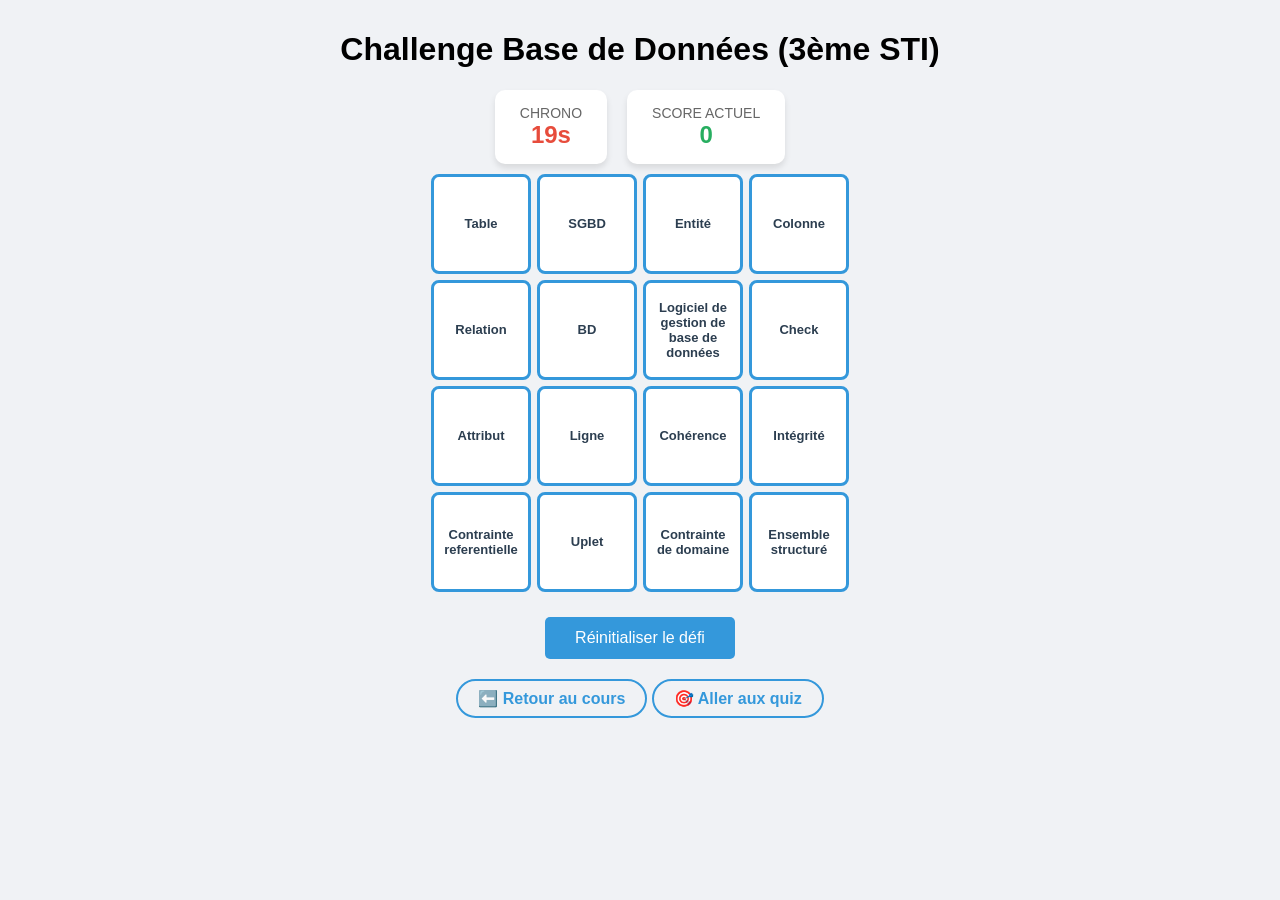
<file: jeux.html>
<!DOCTYPE html>
<html lang="fr">
<head>
    <meta charset="UTF-8">
    <title>Memory STI - Mode Score & Compétition</title>
    <style>
        body { font-family: 'Segoe UI', sans-serif; text-align: center; background-color: #f0f2f5; margin: 0; padding: 10px; }
        .header-game { display: flex; justify-content: center; gap: 20px; margin-bottom: 10px; }
        .stat-box { background: white; padding: 15px 25px; border-radius: 10px; box-shadow: 0 4px 6px rgba(0,0,0,0.1); }
        .stat-label { display: block; font-size: 14px; color: #666; text-transform: uppercase; }
        .stat-value { font-size: 24px; font-weight: bold; color: #2c3e50; }
        #timer-val { color: #e74c3c; }
        #score-val { color: #27ae60; }
        .game-container { display: grid; grid-template-columns: repeat(4, 100px); gap: 6px; justify-content: center; }
        .card { width: 100px; height: 100px; background-color: #34495e; color: white; display: flex; align-items: center; justify-content: center; font-size: 13px; cursor: pointer; border-radius: 8px; font-weight: bold; padding: 8px; transition: 0.3s; box-sizing: border-box; }
        .card.flipped { background-color: #ffffff; color: #2c3e50; border: 3px solid #3498db; }
        .card.matched { background-color: #2ecc71 !important; color: white; border: none; visibility: visible; }
        button { padding: 12px 30px; font-size: 16px; cursor: pointer; background-color: #3498db; color: white; border: none; border-radius: 5px; margin-top: 25px; transition: 0.2s; }
        button:hover { background-color: #2980b9; }
        /*#result { margin-top: 20px; padding: 20px; border-radius: 8px; text-align: center; font-weight: bold; display: none; }*/
        .btn-nav { display: inline-block; margin-top: 20px; text-decoration: none; color: #3498db; font-weight: bold; border: 2px solid #3498db; padding: 8px 20px; border-radius: 50px; }
        .btn-nav:hover { background: #3498db; color: white; }
    </style>
</head>
<body>

    <h1>Challenge Base de Données (3ème STI)</h1>
    
    <div class="header-game">
        <div class="stat-box">
            <span class="stat-label">Chrono</span>
            <span id="timer-val" class="stat-value">20s</span>
        </div>
        <div class="stat-box">
            <span class="stat-label">Score Actuel</span>
            <span id="score-val" class="stat-value">0</span>
        </div>
    </div>

    <div class="game-container" id="game-board"></div>
    <button onclick="startGame()">Réinitialiser le défi</button><br>


        <a href="seance1.html" class="btn-nav">⬅️ Retour au cours</a>
        <a href="quizseance1.html" class="btn-nav">🎯 Aller aux quiz</a>


    <script>
        // Termes issus des sources (Mon_cours_BD)
        const pairs = [
            { a: "Table", b: "Entité" },           // Source [1]
            { a: "Colonne", b: "Attribut" },       // Source [1]
            { a: "Ligne", b: "Uplet" },             // Source [1]
            { a: "SGBD", b: "Logiciel de gestion de base de données" },// Source [2]
            { a: "Contrainte referentielle", b: "Relation" },        // Source [1]
            { a: "Intégrité", b: "Cohérence" },     // Source [3]
            { a: "Contrainte de domaine", b: "Check" },// Source [1]
            { a: "BD", b: "Ensemble structuré" }    // Source [4]
        ];

        let cards = [];
        let flippedCards = [];
        let score = 0;
        let matchedPairs = 0;
        let canPlay = false;

        function updateScore(points) {
            score += points;
            if (score < 0) score = 0;
            document.getElementById('score-val').innerText = score;
        }

        function startGame() {
            const board = document.getElementById('game-board');
            board.innerHTML = '';
            cards = [];
            flippedCards = [];
            score = 0;
            matchedPairs = 0;
            canPlay = false;
            updateScore(0);

            let gameItems = [];
            pairs.forEach(p => {
                gameItems.push({ text: p.a, match: p.b });
                gameItems.push({ text: p.b, match: p.a });
            });
            gameItems.sort(() => 0.5 - Math.random());

            gameItems.forEach(item => {
                const card = document.createElement('div');
                card.classList.add('card', 'flipped'); 
                card.dataset.text = item.text;
                card.dataset.match = item.match;
                card.innerText = item.text;
                card.onclick = () => flipCard(card);
                board.appendChild(card);
                cards.push(card);
            });

            let timeLeft = 20;
            const countdown = setInterval(() => {
                timeLeft--;
                document.getElementById('timer-val').innerText = timeLeft + "s";
                if (timeLeft <= 0) {
                    clearInterval(countdown);
                    hideAllCards();
                }
            }, 1000);
        }

        function hideAllCards() {
            cards.forEach(card => {
                card.classList.remove('flipped');
                card.innerText = "?";
            });
            document.getElementById('timer-val').innerText = "GO !";
            canPlay = true;
        }

        function flipCard(card) {
            if (!canPlay || flippedCards.length >= 2 || card.classList.contains('flipped') || card.classList.contains('matched')) return;

            card.classList.add('flipped');
            card.innerText = card.dataset.text;
            flippedCards.push(card);

            if (flippedCards.length === 2) {
                checkMatch();
            }
        }

        function checkMatch() {
            const [c1, c2] = flippedCards;
            if (c1.dataset.text === c2.dataset.match) {
                c1.classList.add('matched');
                c2.classList.add('matched');
                updateScore(20);
                matchedPairs++;
                flippedCards = [];
                if (matchedPairs === pairs.length) {
                    alert("Terminé ! Score final : " + score);
                }
            } else {
                updateScore(-5);
                setTimeout(() => {
                    c1.classList.remove('flipped');
                    c2.classList.remove('flipped');
                    c1.innerText = "?";
                    c2.innerText = "?";
                    flippedCards = [];
                }, 800);
            }
        }

        window.onload = startGame;
    </script>
</body>
</html>
</file>
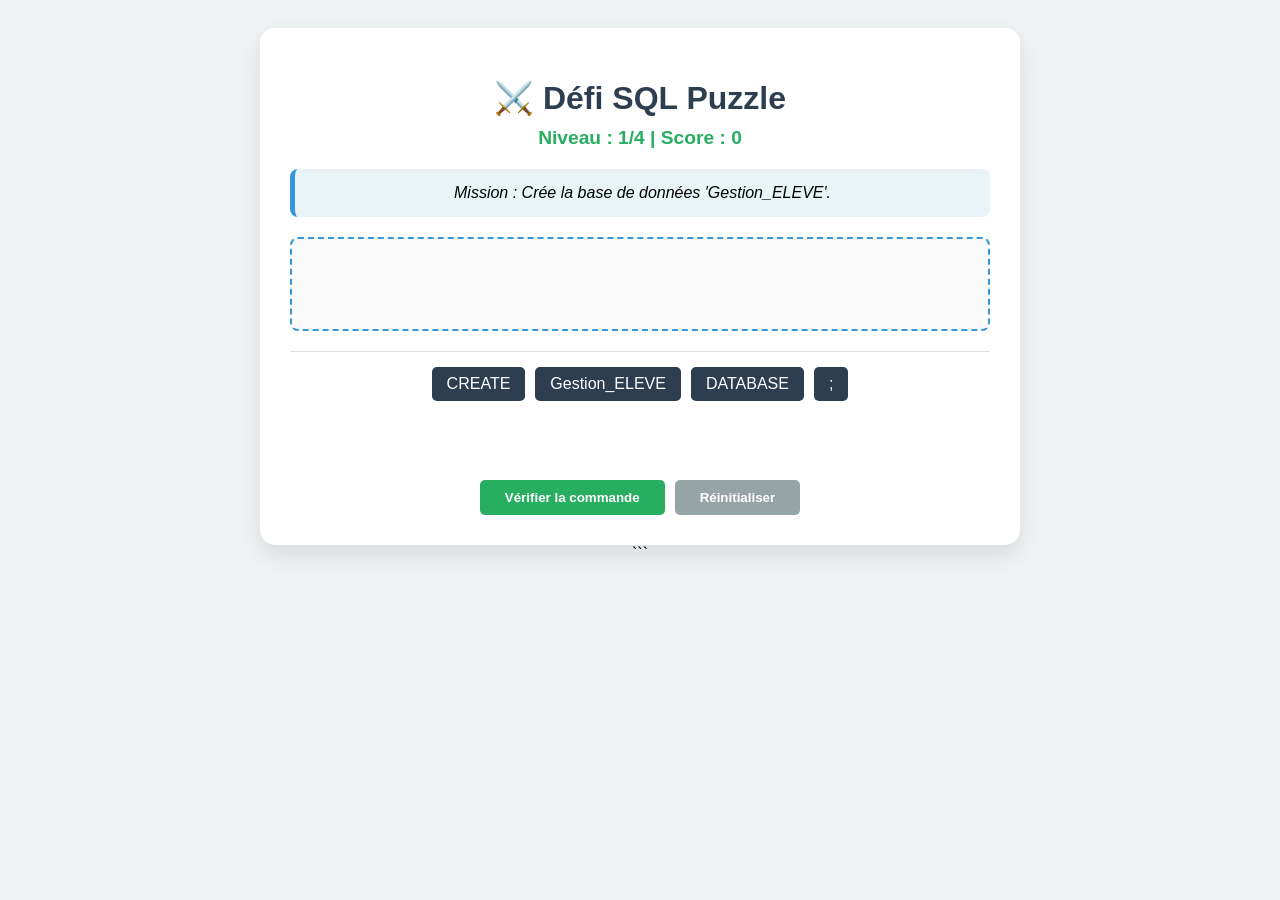
<file: jeux2.html>
<!DOCTYPE html>
<html lang="fr">
<head>
    <meta charset="UTF-8">
    <meta name="viewport" content="width=device-width, initial-scale=1.0">
    <title>Défi SQL : Le Puzzle LDD</title>
    <style>
        :root {
            --primary: #2c3e50;
            --secondary: #3498db;
            --success: #27ae60;
            --warning: #e67e22;
            --light: #ecf0f1;
        }

        body {
            font-family: 'Segoe UI', Tahoma, Geneva, Verdana, sans-serif;
            background-color: #f0f3f4;
            display: flex;
            flex-direction: column;
            align-items: center;
            padding: 20px;
        }

        .game-card {
            background: white;
            padding: 30px;
            border-radius: 15px;
            box-shadow: 0 10px 25px rgba(0,0,0,0.1);
            max-width: 700px;
            width: 100%;
            text-align: center;
        }

        h1 { color: var(--primary); margin-bottom: 10px; }
        .score-board { font-size: 1.2em; font-weight: bold; color: var(--success); margin-bottom: 20px; }
        
        .mission {
            background: #e8f4f8;
            padding: 15px;
            border-radius: 8px;
            margin-bottom: 20px;
            border-left: 5px solid var(--secondary);
            font-style: italic;
        }

        .drop-zone {
            min-height: 60px;
            border: 2px dashed var(--secondary);
            border-radius: 8px;
            display: flex;
            flex-wrap: wrap;
            gap: 10px;
            padding: 15px;
            justify-content: center;
            background: #fafafa;
            margin-bottom: 20px;
        }

        .word-bank {
            display: flex;
            flex-wrap: wrap;
            gap: 10px;
            justify-content: center;
            padding: 15px;
            border-top: 1px solid #ddd;
        }

        .word {
            background: var(--primary);
            color: white;
            padding: 8px 15px;
            border-radius: 5px;
            cursor: pointer;
            user-select: none;
            transition: 0.2s;
        }

        .word:hover { transform: scale(1.1); background: var(--secondary); }

        .controls { margin-top: 20px; display: flex; gap: 10px; justify-content: center; }
        
        button {
            padding: 10px 25px;
            border: none;
            border-radius: 5px;
            font-weight: bold;
            cursor: pointer;
            transition: 0.3s;
        }

        .btn-check { background: var(--success); color: white; }
        .btn-reset { background: #95a5a6; color: white; }
        
        #feedback { margin-top: 20px; font-weight: bold; min-height: 24px; }
    </style>
</head>
<body>

<div class="game-card">
    <h1>⚔️ Défi SQL Puzzle</h1>
    <div class="score-board">Niveau : <span id="level">1</span>/4 | Score : <span id="score">0</span></div>

    <div class="mission" id="mission-text">Mission : Crée la base de données "Gestion_ELEVE".</div>

    <div class="drop-zone" id="drop-zone" onclick="returnWord(event)">
        <!-- Les mots déposés ici -->
    </div>

    <div class="word-bank" id="word-bank">
        <!-- Les mots à choisir -->
    </div>

    <div id="feedback"></div>

    <div class="controls">
        <button class="btn-check" onclick="checkAnswer()">Vérifier la commande</button>
        <button class="btn-reset" onclick="resetLevel()">Réinitialiser</button>
    </div>
</div>

<script>
    const levels = [
        {
            mission: "Crée la base de données 'Gestion_ELEVE'.",
            words: ["CREATE", "DATABASE", "Gestion_ELEVE", ";"],
            answer: "CREATE DATABASE Gestion_ELEVE ;"
        },
        {
            mission: "Ajoute l'attribut 'coefficient' (entier) à la table MATIERE.",
            words: ["ALTER", "TABLE", "MATIERE", "ADD", "coefficient", "INT", ";"],
            answer: "ALTER TABLE MATIERE ADD coefficient INT ;"
        },
        {
            mission: "Modifie le type de 'coefficient' en DECIMAL.",
            words: ["ALTER", "TABLE", "MATIERE", "MODIFY", "coefficient", "DECIMAL", ";"],
            answer: "ALTER TABLE MATIERE MODIFY coefficient DECIMAL ;"
        },
        {
            mission: "Supprime la colonne 'date_naiss' de la table ELEVE.",
            words: ["ALTER", "TABLE", "ELEVE", "DROP", "COLUMN", "date_naiss", ";"],
            answer: "ALTER TABLE ELEVE DROP COLUMN date_naiss ;"
        }
    ];

    let currentLevel = 0;
    let score = 0;

    function initLevel() {
        const level = levels[currentLevel];
        document.getElementById('level').innerText = currentLevel + 1;
        document.getElementById('mission-text').innerText = "Mission : " + level.mission;
        document.getElementById('drop-zone').innerHTML = '';
        document.getElementById('feedback').innerText = '';
        
        const bank = document.getElementById('word-bank');
        bank.innerHTML = '';
        
        // Mélanger les mots
        const shuffledWords = [...level.words].sort(() => Math.random() - 0.5);
        
        shuffledWords.forEach(w => {
            const span = document.createElement('span');
            span.className = 'word';
            span.innerText = w;
            span.onclick = () => moveToZone(span);
            bank.appendChild(span);
        });
    }

    function moveToZone(el) {
        document.getElementById('drop-zone').appendChild(el);
    }

    function returnWord(event) {
        if(event.target.className === 'word') {
            document.getElementById('word-bank').appendChild(event.target);
        }
    }

    function checkAnswer() {
        const droppedWords = Array.from(document.getElementById('drop-zone').children)
                                 .map(el => el.innerText)
                                 .join(' ');
        
        const feedback = document.getElementById('feedback');
        
        if (droppedWords === levels[currentLevel].answer) {
            score += 50;
            document.getElementById('score').innerText = score;
            feedback.innerText = "✅ Bravo ! Commande SQL correcte.";
            feedback.style.color = "var(--success)";
            
            setTimeout(() => {
                currentLevel++;
                if(currentLevel < levels.length) {
                    initLevel();
                } else {
                    document.querySelector('.game-card').innerHTML = `<h1>🏆 Félicitations !</h1><p>Tu as maîtrisé le LDD SQL avec un score de ${score} points.</p><br><a href="seance2_2.html" style="color:var(--secondary); font-weight:bold;">Retour au cours</a>`;
                }
            }, 1500);
        } else {
            feedback.innerText = "❌ Ce n'est pas la bonne syntaxe. Réessaie !";
            feedback.style.color = "#e74c3c";
            score = Math.max(0, score - 10);
            document.getElementById('score').innerText = score;
        }
    }

    function resetLevel() {
        initLevel();
    }

    window.onload = initLevel;
</script>

</body>
</html>
```
</file>
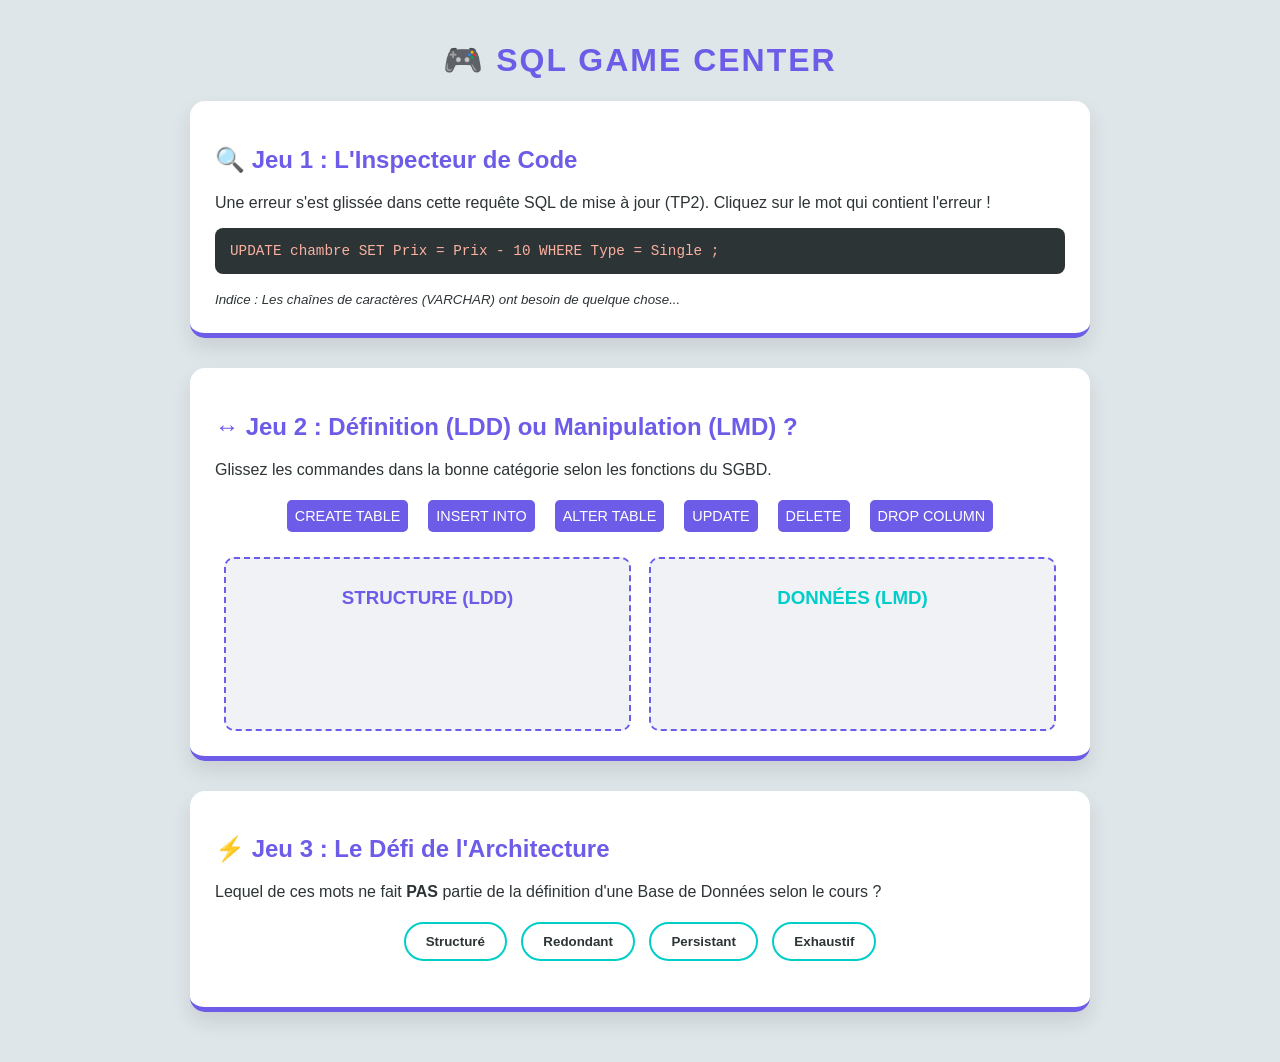
<file: jeux3.html>
<!DOCTYPE html>
<html lang="fr">
<head>
    <meta charset="UTF-8">
    <meta name="viewport" content="width=device-width, initial-scale=1.0">
    <title>Arcade SQL : Nouveaux Défis</title>
    <style>
        :root {
            --primary: #6c5ce7;
            --secondary: #00cec9;
            --dark: #2d3436;
            --light: #dfe6e9;
            --error: #d63031;
            --success: #00b894;
        }

        body { font-family: 'Segoe UI', sans-serif; background: var(--light); color: var(--dark); margin: 0; padding: 20px; }
        .container { max-width: 900px; margin: auto; }
        .game-card { background: white; border-radius: 15px; padding: 25px; margin-bottom: 30px; box-shadow: 0 10px 20px rgba(0,0,0,0.1); border-bottom: 5px solid var(--primary); }
        h1 { text-align: center; color: var(--primary); text-transform: uppercase; letter-spacing: 2px; }
        h2 { color: var(--primary); display: flex; align-items: center; gap: 10px; }
        
        /* Jeu 1: Inspecteur */
        .code-box { background: #2d3436; color: #fab1a0; padding: 15px; border-radius: 8px; font-family: monospace; font-size: 1.1em; cursor: pointer; position: relative; }
        .code-box span:hover { background: rgba(214, 48, 49, 0.3); border-radius: 3px; }

        /* Jeu 2: Tri */
        .drag-container { display: flex; justify-content: space-around; margin-top: 20px; }
        .drop-zone { width: 45%; min-height: 150px; background: #f1f2f6; border: 2px dashed var(--primary); border-radius: 10px; padding: 10px; }
        .item { background: var(--primary); color: white; padding: 8px; margin: 5px; border-radius: 5px; cursor: move; text-align: center; font-size: 0.9em; }

        /* Jeu 3: Quiz Rapide */
        .quiz-btn { background: white; border: 2px solid var(--secondary); color: var(--dark); padding: 10px 20px; border-radius: 25px; cursor: pointer; margin: 5px; transition: 0.3s; font-weight: bold; }
        .quiz-btn:hover { background: var(--secondary); color: white; }

        #feedback { font-weight: bold; text-align: center; margin-top: 15px; height: 20px; }
    </style>
</head>
<body>

<div class="container">
    <h1>🎮 SQL GAME CENTER</h1>

    <!-- JEU 1: L'INSPECTEUR DE SYNTAXE -->
    <div class="game-card">
        <h2>🔍 Jeu 1 : L'Inspecteur de Code</h2>
        <p>Une erreur s'est glissée dans cette requête SQL de mise à jour (TP2). Cliquez sur le mot qui contient l'erreur !</p>
        <div class="code-box" id="code-inspector">
            <span onclick="checkError(false)">UPDATE</span> 
            <span onclick="checkError(false)">chambre</span> 
            <span onclick="checkError(false)">SET</span> 
            <span onclick="checkError(false)">Prix</span> 
            <span onclick="checkError(false)">=</span> 
            <span onclick="checkError(false)">Prix</span> 
            <span onclick="checkError(false)">-</span> 
            <span onclick="checkError(false)">10</span> 
            <span onclick="checkError(false)">WHERE</span> 
            <span onclick="checkError(false)">Type</span> 
            <span onclick="checkError(false)">=</span> 
            <span onclick="checkError(true)">Single</span>
            <span onclick="checkError(false)">;</span>
        </div>
        <p id="inspect-feedback"></p>
        <small><i>Indice : Les chaînes de caractères (VARCHAR) ont besoin de quelque chose...</i></small>
    </div>

    <!-- JEU 2: LE TRI LDD vs LMD -->
    <div class="game-card">
        <h2>↔️ Jeu 2 : Définition (LDD) ou Manipulation (LMD) ?</h2>
        <p>Glissez les commandes dans la bonne catégorie selon les fonctions du SGBD.</p>
        <div style="display: flex; flex-wrap: wrap; justify-content: center; gap: 10px;" id="source-items">
            <div class="item" draggable="true" ondragstart="drag(event)" id="i1">CREATE TABLE</div>
            <div class="item" draggable="true" ondragstart="drag(event)" id="i2">INSERT INTO</div>
            <div class="item" draggable="true" ondragstart="drag(event)" id="i3">ALTER TABLE</div>
            <div class="item" draggable="true" ondragstart="drag(event)" id="i4">UPDATE</div>
            <div class="item" draggable="true" ondragstart="drag(event)" id="i5">DELETE</div>
            <div class="item" draggable="true" ondragstart="drag(event)" id="i6">DROP COLUMN</div>
        </div>
        <div class="drag-container">
            <div class="drop-zone" ondrop="drop(event, 'LDD')" ondragover="allowDrop(event)">
                <h3 style="text-align: center; color: var(--primary);">STRUCTURE (LDD)</h3>
            </div>
            <div class="drop-zone" ondrop="drop(event, 'LMD')" ondragover="allowDrop(event)">
                <h3 style="text-align: center; color: var(--secondary);">DONNÉES (LMD)</h3>
            </div>
        </div>
    </div>

    <!-- JEU 3: LE DÉFI DES 4 MOTS -->
    <div class="game-card">
        <h2>⚡ Jeu 3 : Le Défi de l'Architecture</h2>
        <p>Lequel de ces mots ne fait <b>PAS</b> partie de la définition d'une Base de Données selon le cours ?</p>
        <div style="text-align: center;">
            <button class="quiz-btn" onclick="checkArch(false)">Structuré</button>
            <button class="quiz-btn" onclick="checkArch(true)">Redondant</button>
            <button class="quiz-btn" onclick="checkArch(false)">Persistant</button>
            <button class="quiz-btn" onclick="checkArch(false)">Exhaustif</button>
        </div>
        <p id="arch-feedback" style="text-align: center; font-weight: bold;"></p>
    </div>

</div>

<script>
    // Logic Jeu 1
    function checkError(isCorrect) {
        const fb = document.getElementById('inspect-feedback');
        if(isCorrect) {
            fb.innerText = "✅ Bravo ! 'Single' est une valeur texte, elle doit être entre guillemets : 'Single'.";
            fb.style.color = "var(--success)";
        } else {
            fb.innerText = "❌ Ce mot est correct. Cherchez ailleurs !";
            fb.style.color = "var(--error)";
        }
    }

    // Logic Jeu 2
    function allowDrop(ev) { ev.preventDefault(); }
    function drag(ev) { ev.dataTransfer.setData("text", ev.target.id); }
    function drop(ev, category) {
        ev.preventDefault();
        var data = ev.dataTransfer.setData("text", ev.target.id); // Not needed but standard
        var id = ev.dataTransfer.getData("text");
        var el = document.getElementById(id);
        
        const ldd = ["i1", "i3", "i6"];
        const lmd = ["i2", "i4", "i5"];

        if((category === 'LDD' && ldd.includes(id)) || (category === 'LMD' && lmd.includes(id))) {
            ev.target.appendChild(el);
            el.style.background = "var(--success)";
        } else {
            alert("❌ Mauvaise catégorie ! Réfléchissez : est-ce qu'on modifie la structure ou le contenu ?");
        }
    }

    // Logic Jeu 3
    function checkArch(isWrong) {
        const fb = document.getElementById('arch-feedback');
        if(isWrong) {
            fb.innerText = "🏆 Exact ! Une BD doit être NON REDONDANTE.";
            fb.style.color = "var(--success)";
        } else {
            fb.innerText = "❌ Non, ce mot fait bien partie de la définition !";
            fb.style.color = "var(--error)";
        }
    }
</script>

</body>
</html>
</file>
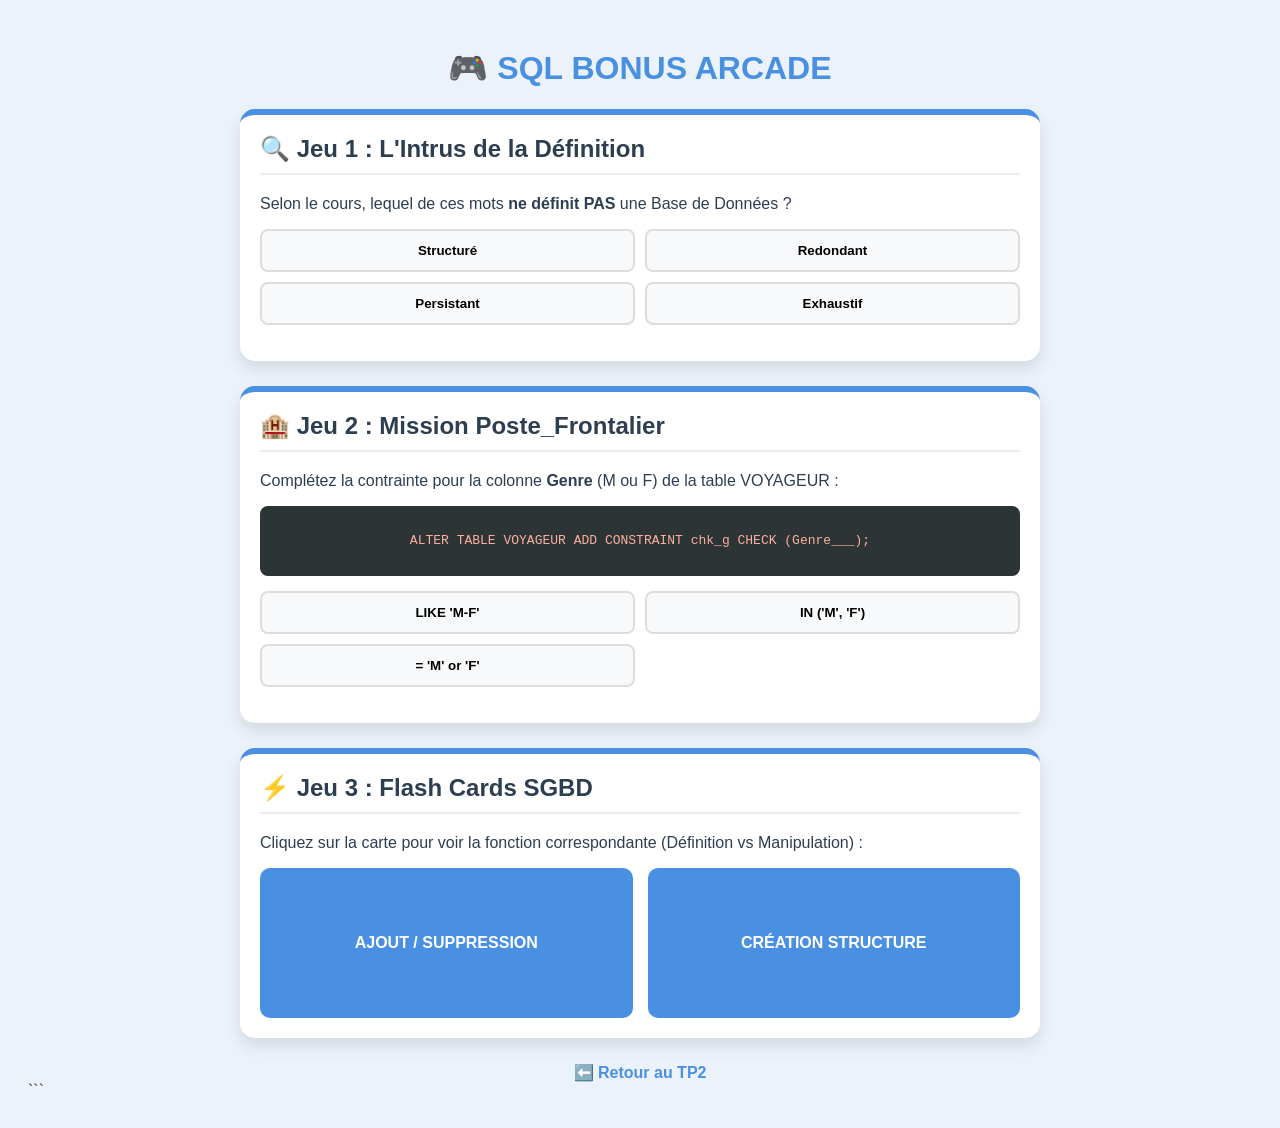
<file: jeux_bonus.html>
<!DOCTYPE html>
<html lang="fr">
<head>
    <meta charset="UTF-8">
    <meta name="viewport" content="width=device-width, initial-scale=1.0">
    <title>SQL Bonus Arcade</title>
    <style>
        :root {
            --primary: #4a90e2;
            --secondary: #50e3c2;
            --dark: #2c3e50;
            --success: #2ecc71;
            --error: #e74c3c;
            --bg: #ebf2fa;
        }

        body { font-family: 'Segoe UI', sans-serif; background-color: var(--bg); color: var(--dark); padding: 20px; }
        .container { max-width: 800px; margin: auto; }
        .game-card { background: white; border-radius: 15px; padding: 20px; margin-bottom: 25px; box-shadow: 0 8px 16px rgba(0,0,0,0.1); border-top: 6px solid var(--primary); }
        h1 { text-align: center; color: var(--primary); }
        h2 { border-bottom: 2px solid #eee; padding-bottom: 10px; margin-top: 0; }

        /* Jeu 1: L'Intrus */
        .options-grid { display: grid; grid-template-columns: 1fr 1fr; gap: 10px; margin-top: 15px; }
        .opt-btn { background: #f8f9fa; border: 2px solid #ddd; padding: 12px; border-radius: 8px; cursor: pointer; font-weight: bold; transition: 0.3s; }
        .opt-btn:hover { border-color: var(--primary); background: #eef5ff; }

        /* Jeu 2: La Machine à Requêtes */
        .sql-zone { background: #2d3436; color: #fab1a0; padding: 15px; border-radius: 8px; font-family: monospace; min-height: 40px; margin: 10px 0; display: flex; align-items: center; justify-content: center; }

        /* Jeu 3: Flash Cards */
        .flash-card { height: 150px; perspective: 1000px; cursor: pointer; }
        .card-inner { position: relative; width: 100%; height: 100%; text-align: center; transition: transform 0.6s; transform-style: preserve-3d; }
        .flash-card.flipped .card-inner { transform: rotateY(180deg); }
        .card-front, .card-back { position: absolute; width: 100%; height: 100%; backface-visibility: hidden; display: flex; align-items: center; justify-content: center; border-radius: 10px; font-weight: bold; padding: 10px; box-sizing: border-box; }
        .card-front { background: var(--primary); color: white; }
        .card-back { background: var(--secondary); color: var(--dark); transform: rotateY(180deg); }

        #feedback { font-weight: bold; text-align: center; margin-top: 15px; }
    </style>
</head>
<body>

<div class="container">
    <h1>🎮 SQL BONUS ARCADE</h1>

    <!-- JEU 1: L'INTRUS DE L'ARCHITECTURE -->
    <div class="game-card">
        <h2>🔍 Jeu 1 : L'Intrus de la Définition</h2>
        <p>Selon le cours, lequel de ces mots <b>ne définit PAS</b> une Base de Données ?</p>
        <div class="options-grid">
            <button class="opt-btn" onclick="checkIntrus(false)">Structuré</button>
            <button class="opt-btn" onclick="checkIntrus(true)">Redondant</button>
            <button class="opt-btn" onclick="checkIntrus(false)">Persistant</button>
            <button class="opt-btn" onclick="checkIntrus(false)">Exhaustif</button>
        </div>
        <p id="feedback-intrus"></p>
    </div>

    <!-- JEU 2: LE DÉFI "POSTE FRONTALIER" (TP2) -->
    <div class="game-card">
        <h2>🏨 Jeu 2 : Mission Poste_Frontalier</h2>
        <p>Complétez la contrainte pour la colonne <b>Genre</b> (M ou F) de la table VOYAGEUR :</p>
        <div class="sql-zone">
            ALTER TABLE VOYAGEUR ADD CONSTRAINT chk_g CHECK (Genre <span id="gap">___</span>);
        </div>
        <div class="options-grid">
            <button class="opt-btn" onclick="checkGap('LIKE M-F')">LIKE 'M-F'</button>
            <button class="opt-btn" onclick="checkGap('IN (\'M\', \'F\')')">IN ('M', 'F')</button>
            <button class="opt-btn" onclick="checkGap('= M or F')">= 'M' or 'F'</button>
        </div>
        <p id="feedback-gap"></p>
    </div>

    <!-- JEU 3: FLASH CARDS SGBD -->
    <div class="game-card">
        <h2>⚡ Jeu 3 : Flash Cards SGBD</h2>
        <p>Cliquez sur la carte pour voir la fonction correspondante (Définition vs Manipulation) :</p>
        <div style="display: grid; grid-template-columns: 1fr 1fr; gap: 15px;">
            <div class="flash-card" onclick="this.classList.toggle('flipped')">
                <div class="card-inner">
                    <div class="card-front">AJOUT / SUPPRESSION</div>
                    <div class="card-back">MANIPULATION (LMD)</div>
                </div>
            </div>
            <div class="flash-card" onclick="this.classList.toggle('flipped')">
                <div class="card-inner">
                    <div class="card-front">CRÉATION STRUCTURE</div>
                    <div class="card-back">DÉFINITION (LDD)</div>
                </div>
            </div>
        </div>
    </div>

    <div style="text-align: center;">
        <a href="tp2_sql.html" style="text-decoration: none; color: var(--primary); font-weight: bold;">⬅️ Retour au TP2</a>
    </div>
</div>

<script>
    // Jeu 1
    function checkIntrus(isCorrect) {
        const fb = document.getElementById('feedback-intrus');
        if(isCorrect) {
            fb.innerHTML = "🏆 Bravo ! Une BD doit être <b>Non Redondante</b>.";
            fb.style.color = "var(--success)";
        } else {
            fb.innerText = "❌ Faux. Ce terme fait partie des 5 piliers d'une BD.";
            fb.style.color = "var(--error)";
        }
    }

    // Jeu 2
    function checkGap(val) {
        const fb = document.getElementById('feedback-gap');
        const gap = document.getElementById('gap');
        if(val === "IN ('M', 'F')") {
            gap.innerText = val;
            fb.innerText = "✅ Correct ! C'est la syntaxe du TP2 pour limiter le genre.";
            fb.style.color = "var(--success)";
        } else {
            fb.innerText = "❌ Mauvaise syntaxe SQL pour une contrainte de liste.";
            fb.style.color = "var(--error)";
        }
    }
</script>

</body>
</html>
```
</file>
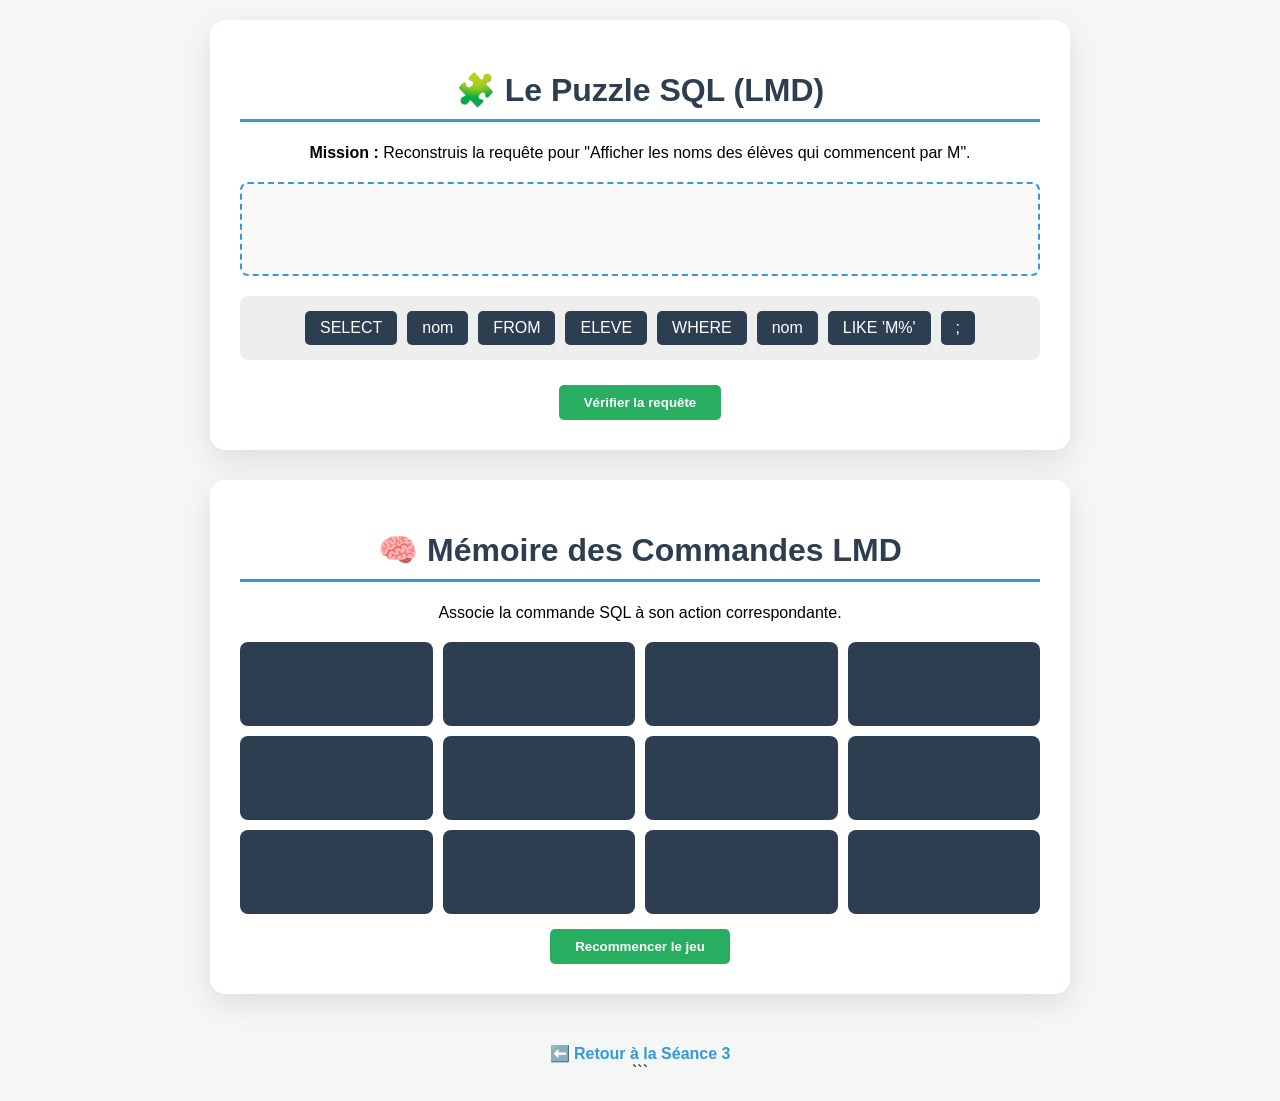
<file: jeux_lmd.html>
<!DOCTYPE html>
<html lang="fr">
<head>
    <meta charset="UTF-8">
    <meta name="viewport" content="width=device-width, initial-scale=1.0">
    <title>Arcade LMD : Puzzle & Mémoire SQL</title>
    <style>
        :root {
            --primary: #2c3e50;
            --secondary: #3498db;
            --success: #27ae60;
            --warning: #f39c12;
            --danger: #e74c3c;
            --light: #ecf0f1;
        }

        body {
            font-family: 'Segoe UI', Tahoma, Geneva, Verdana, sans-serif;
            background-color: #f4f7f6;
            margin: 0;
            padding: 20px;
            display: flex;
            flex-direction: column;
            align-items: center;
        }

        .game-container {
            background: white;
            padding: 30px;
            border-radius: 15px;
            box-shadow: 0 10px 30px rgba(0,0,0,0.1);
            max-width: 800px;
            width: 100%;
            text-align: center;
            margin-bottom: 30px;
        }

        h1 { color: var(--primary); border-bottom: 3px solid var(--secondary); padding-bottom: 10px; }
        h2 { color: var(--secondary); font-size: 1.2em; }

        /* Style Puzzle */
        .drop-zone {
            min-height: 60px;
            border: 2px dashed var(--secondary);
            border-radius: 8px;
            display: flex;
            flex-wrap: wrap;
            gap: 10px;
            padding: 15px;
            justify-content: center;
            background: #fafafa;
            margin: 20px 0;
        }

        .word-bank {
            display: flex;
            flex-wrap: wrap;
            gap: 10px;
            justify-content: center;
            padding: 15px;
            background: #eee;
            border-radius: 8px;
        }

        .word {
            background: var(--primary);
            color: white;
            padding: 8px 15px;
            border-radius: 5px;
            cursor: pointer;
            user-select: none;
            transition: 0.2s;
        }

        .word:hover { background: var(--secondary); transform: translateY(-2px); }

        /* Style Memory */
        .memory-grid {
            display: grid;
            grid-template-columns: repeat(4, 1fr);
            gap: 10px;
            margin-top: 20px;
        }

        .card {
            height: 80px;
            background: var(--primary);
            color: transparent;
            display: flex;
            align-items: center;
            justify-content: center;
            border-radius: 8px;
            cursor: pointer;
            font-weight: bold;
            font-size: 0.9em;
            transition: 0.3s;
            border: 2px solid transparent;
        }

        .card.flipped {
            background: white;
            color: var(--primary);
            border-color: var(--secondary);
        }

        .card.matched {
            background: var(--success);
            color: white;
            cursor: default;
        }

        button {
            padding: 10px 25px;
            border: none;
            border-radius: 5px;
            background: var(--success);
            color: white;
            font-weight: bold;
            cursor: pointer;
            margin-top: 15px;
        }

        .nav-link {
            margin-top: 20px;
            text-decoration: none;
            color: var(--secondary);
            font-weight: bold;
        }

        #feedback-puzzle { margin-top: 10px; font-weight: bold; }
    </style>
</head>
<body>

    <!-- JEU 1 : LE PUZZLE DE SÉLECTION -->
    <div class="game-container">
        <h1>🧩 Le Puzzle SQL (LMD)</h1>
        <p><b>Mission :</b> Reconstruis la requête pour "Afficher les noms des élèves qui commencent par M".</p>
        
        <div class="drop-zone" id="drop-zone" onclick="returnWord(event)">
            <!-- Mots déposés ici -->
        </div>

        <div class="word-bank" id="word-bank">
            <span class="word" onclick="moveToZone(this)">SELECT</span>
            <span class="word" onclick="moveToZone(this)">nom</span>
            <span class="word" onclick="moveToZone(this)">FROM</span>
            <span class="word" onclick="moveToZone(this)">ELEVE</span>
            <span class="word" onclick="moveToZone(this)">WHERE</span>
            <span class="word" onclick="moveToZone(this)">nom</span>
            <span class="word" onclick="moveToZone(this)">LIKE 'M%'</span>
            <span class="word" onclick="moveToZone(this)">;</span>
        </div>

        <div id="feedback-puzzle"></div>
        <button onclick="checkPuzzle()">Vérifier la requête</button>
    </div>

    <!-- JEU 2 : MÉMOIRE DES COMMANDES -->
    <div class="game-container">
        <h1>🧠 Mémoire des Commandes LMD</h1>
        <p>Associe la commande SQL à son action correspondante.</p>
        <div class="memory-grid" id="memory-grid">
            <!-- Cartes générées par JS -->
        </div>
        <button onclick="initMemory()">Recommencer le jeu</button>
    </div>

    <a href="seance3.html" class="nav-link">⬅️ Retour à la Séance 3</a>

    <script>
        // --- LOGIQUE PUZZLE ---
        function moveToZone(el) {
            document.getElementById('drop-zone').appendChild(el);
        }

        function returnWord(event) {
            if(event.target.className === 'word') {
                document.getElementById('word-bank').appendChild(event.target);
            }
        }

        function checkPuzzle() {
            const result = Array.from(document.getElementById('drop-zone').children)
                                .map(el => el.innerText)
                                .join(' ');
            const feedback = document.getElementById('feedback-puzzle');
            
            // Syntaxe attendue selon source
            if (result === "SELECT nom FROM ELEVE WHERE nom LIKE 'M%' ;") {
                feedback.innerText = "✅ Excellent ! Requête correcte.";
                feedback.style.color = "var(--success)";
            } else {
                feedback.innerText = "❌ La syntaxe n'est pas tout à fait correcte. Réessaie !";
                feedback.style.color = "var(--danger)";
            }
        }

        // --- LOGIQUE MEMORY ---
        const pairs = [
            { cmd: "SELECT", act: "Consultation" },
            { cmd: "UPDATE", act: "Modification" },
            { cmd: "DELETE", act: "Suppression" },
            { cmd: "INSERT INTO", act: "Ajout (Lignes)" },
            { cmd: "WHERE", act: "Condition" },
            { cmd: "ORDER BY", act: "Tri" }
        ];

        let flippedCards = [];
        let matchedCount = 0;

        function initMemory() {
            const grid = document.getElementById('memory-grid');
            grid.innerHTML = '';
            matchedCount = 0;
            flippedCards = [];
            
            // Créer liste mélangée
            let items = [];
            pairs.forEach((p, index) => {
                items.push({ text: p.cmd, pairId: index });
                items.push({ text: p.act, pairId: index });
            });
            items.sort(() => Math.random() - 0.5);

            items.forEach(item => {
                const card = document.createElement('div');
                card.className = 'card';
                card.dataset.pairId = item.pairId;
                card.innerText = item.text;
                card.onclick = () => flipCard(card);
                grid.appendChild(card);
            });
        }

        function flipCard(card) {
            if (flippedCards.length < 2 && !card.classList.contains('flipped') && !card.classList.contains('matched')) {
                card.classList.add('flipped');
                flippedCards.push(card);

                if (flippedCards.length === 2) {
                    setTimeout(checkMatch, 800);
                }
            }
        }

        function checkMatch() {
            const [c1, c2] = flippedCards;
            if (c1.dataset.pairId === c2.dataset.pairId) {
                c1.classList.add('matched');
                c2.classList.add('matched');
                matchedCount++;
                if (matchedCount === pairs.length) alert("🏆 Félicitations ! Tu maîtrises le vocabulaire LMD.");
            } else {
                c1.classList.remove('flipped');
                c2.classList.remove('flipped');
            }
            flippedCards = [];
        }

        window.onload = () => {
            initMemory();
        };
    </script>
</body>
</html>
```
</file>
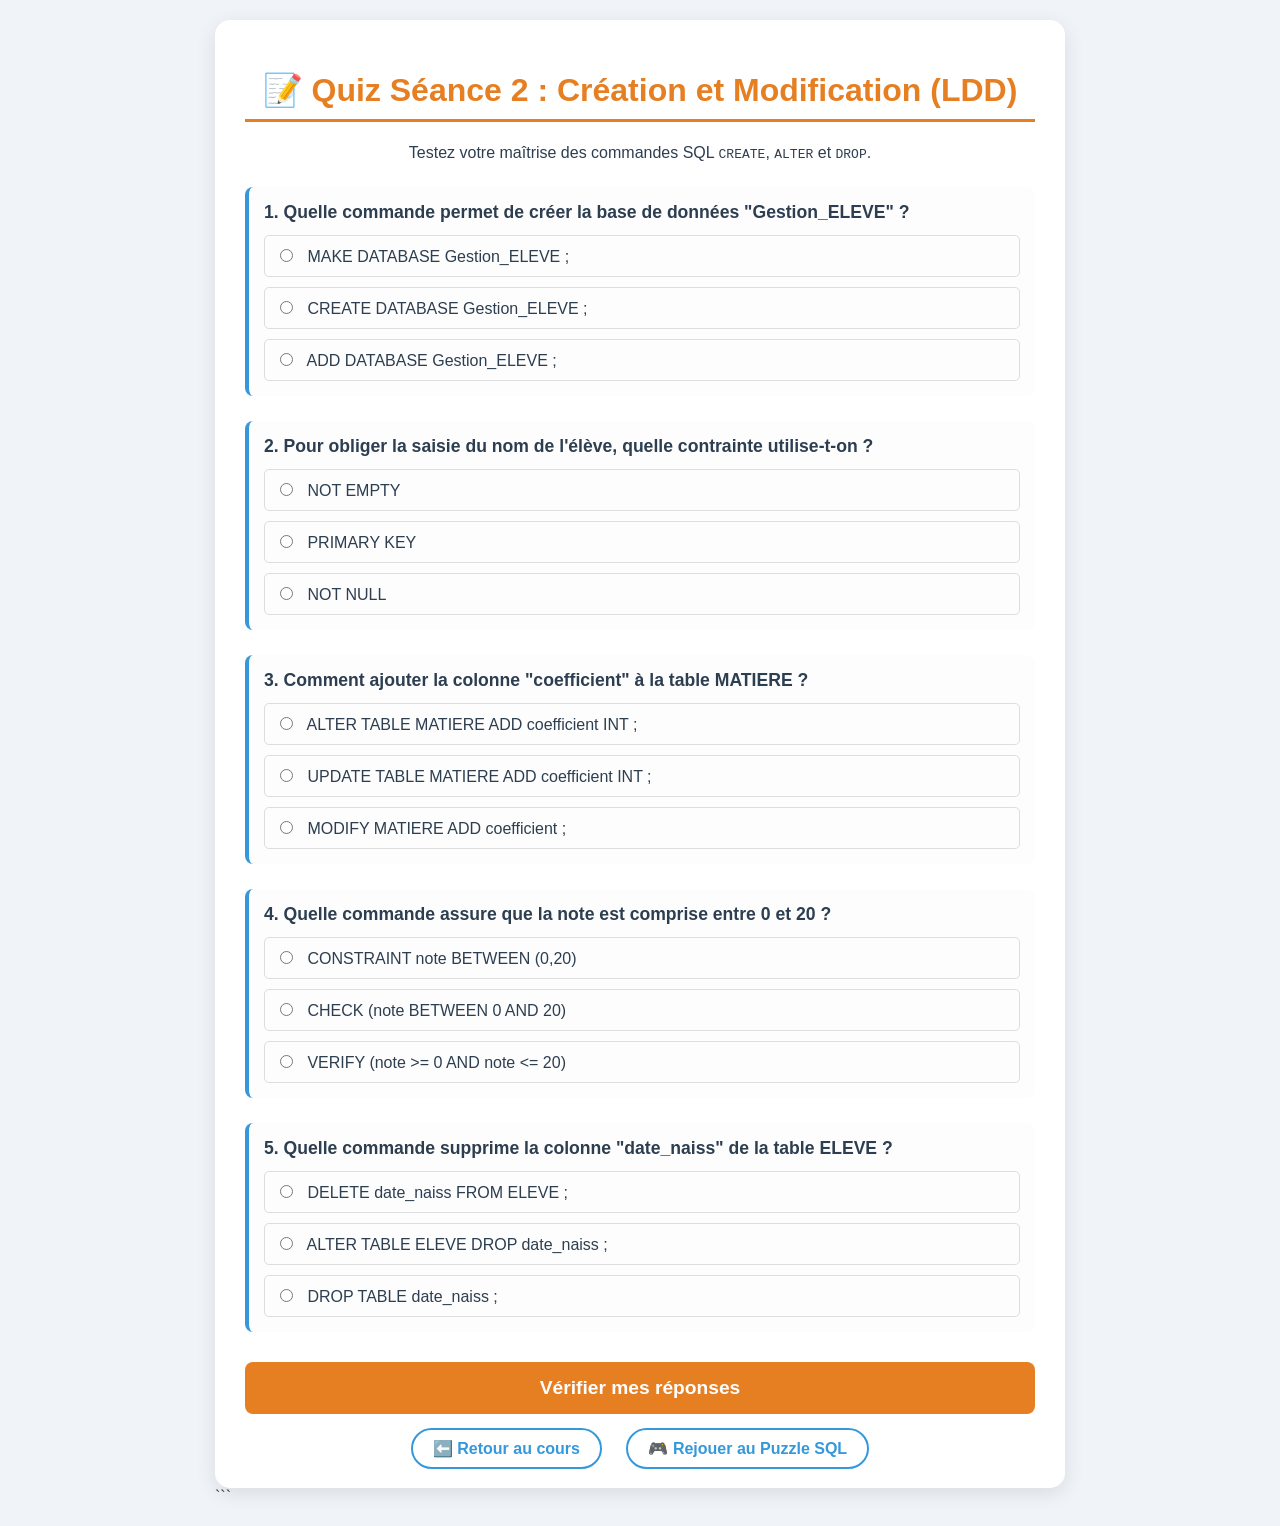
<file: quiz2.html>
<!DOCTYPE html>
<html lang="fr">
<head>
    <meta charset="UTF-8">
    <meta name="viewport" content="width=device-width, initial-scale=1.0">
    <title>Quiz Séance 2 : Langage LDD (SQL)</title>
    <style>
        body { font-family: 'Segoe UI', Arial, sans-serif; background-color: #f0f4f8; color: #2c3e50; padding: 20px; max-width: 850px; margin: auto; }
        .quiz-container { background: white; padding: 30px; border-radius: 15px; box-shadow: 0 5px 20px rgba(0,0,0,0.1); }
        h1 { text-align: center; color: #e67e22; border-bottom: 3px solid #e67e22; padding-bottom: 10px; }
        .question-block { margin-top: 25px; padding: 15px; border-radius: 8px; background: #fdfdfd; border-left: 4px solid #3498db; }
        .question-text { font-weight: bold; font-size: 1.1em; display: block; margin-bottom: 12px; }
        .options-list { display: flex; flex-direction: column; gap: 10px; }
        label { padding: 10px; border: 1px solid #ddd; border-radius: 5px; cursor: pointer; transition: 0.2s; }
        label:hover { background: #e8f4f8; border-color: #3498db; }
        input[type="radio"] { margin-right: 10px; }
        .btn-check { width: 100%; padding: 15px; background: #e67e22; color: white; border: none; border-radius: 8px; font-size: 1.2em; font-weight: bold; cursor: pointer; margin-top: 30px; transition: 0.3s; }
        .btn-check:hover { background: #d35400; transform: scale(1.02); }
        #result-area { margin-top: 25px; padding: 20px; border-radius: 8px; text-align: center; font-weight: bold; display: none; }
        .success { background-color: #d4edda; color: #155724; border: 1px solid #c3e6cb; }
        .error { background-color: #f8d7da; color: #721c24; border: 1px solid #f5c6cb; }
        .nav-buttons { text-align: center; margin-top: 25px; }
        .link-btn { text-decoration: none; color: #3498db; font-weight: bold; padding: 10px 20px; border: 2px solid #3498db; border-radius: 50px; margin: 0 10px; }
        .link-btn:hover { background: #3498db; color: white; }
    </style>
</head>
<body>

<div class="quiz-container">
    <h1>📝 Quiz Séance 2 : Création et Modification (LDD)</h1>
    <p style="text-align: center;">Testez votre maîtrise des commandes SQL <code>CREATE</code>, <code>ALTER</code> et <code>DROP</code>.</p>

    <form id="lddQuiz">
        <!-- Question 1: CREATE DATABASE -->
        <div class="question-block">
            <span class="question-text">1. Quelle commande permet de créer la base de données "Gestion_ELEVE" ?</span>
            <div class="options-list">
                <label><input type="radio" name="q1" value="a"> MAKE DATABASE Gestion_ELEVE ;</label>
                <label><input type="radio" name="q1" value="b"> CREATE DATABASE Gestion_ELEVE ;</label>
                <label><input type="radio" name="q1" value="c"> ADD DATABASE Gestion_ELEVE ;</label>
            </div>
        </div>

        <!-- Question 2: NOT NULL -->
        <div class="question-block">
            <span class="question-text">2. Pour obliger la saisie du nom de l'élève, quelle contrainte utilise-t-on ?</span>
            <div class="options-list">
                <label><input type="radio" name="q2" value="a"> NOT EMPTY</label>
                <label><input type="radio" name="q2" value="b"> PRIMARY KEY</label>
                <label><input type="radio" name="q2" value="c"> NOT NULL</label>
            </div>
        </div>

        <!-- Question 3: ALTER ADD -->
        <div class="question-block">
            <span class="question-text">3. Comment ajouter la colonne "coefficient" à la table MATIERE ?</span>
            <div class="options-list">
                <label><input type="radio" name="q3" value="a"> ALTER TABLE MATIERE ADD coefficient INT ;</label>
                <label><input type="radio" name="q3" value="b"> UPDATE TABLE MATIERE ADD coefficient INT ;</label>
                <label><input type="radio" name="q3" value="c"> MODIFY MATIERE ADD coefficient ;</label>
            </div>
        </div>

        <!-- Question 4: CHECK Constraint -->
        <div class="question-block">
            <span class="question-text">4. Quelle commande assure que la note est comprise entre 0 et 20 ?</span>
            <div class="options-list">
                <label><input type="radio" name="q4" value="a"> CONSTRAINT note BETWEEN (0,20)</label>
                <label><input type="radio" name="q4" value="b"> CHECK (note BETWEEN 0 AND 20)</label>
                <label><input type="radio" name="q4" value="c"> VERIFY (note >= 0 AND note <= 20)</label>
            </div>
        </div>

        <!-- Question 5: DROP COLUMN -->
        <div class="question-block">
            <span class="question-text">5. Quelle commande supprime la colonne "date_naiss" de la table ELEVE ?</span>
            <div class="options-list">
                <label><input type="radio" name="q5" value="a"> DELETE date_naiss FROM ELEVE ;</label>
                <label><input type="radio" name="q5" value="b"> ALTER TABLE ELEVE DROP date_naiss ;</label>
                <label><input type="radio" name="q5" value="c"> DROP TABLE date_naiss ;</label>
            </div>
        </div>

        <button type="button" class="btn-check" onclick="checkLddQuiz()">Vérifier mes réponses</button>
    </form>

    <div id="result-area"></div>

    <div class="nav-buttons">
        <a href="seance2.html" class="link-btn">⬅️ Retour au cours</a>
        <a href="jeux2.html" class="link-btn">🎮 Rejouer au Puzzle SQL</a>
    </div>
</div>

<script>
    function checkLddQuiz() {
        const correctAnswers = { q1: "b", q2: "c", q3: "a", q4: "b", q5: "b" };
        let userScore = 0;
        const total = 5;
        const form = document.getElementById('lddQuiz');
        const resultDiv = document.getElementById('result-area');

        for (let key in correctAnswers) {
            const selected = form.querySelector(`input[name="${key}"]:checked`);
            if (selected && selected.value === correctAnswers[key]) {
                userScore++;
            }
        }

        resultDiv.style.display = "block";
        if (userScore === total) {
            resultDiv.className = "success";
            resultDiv.innerHTML = `🏆 Score Parfait : ${userScore}/${total} ! Tu es un expert en Langage LDD.`;
        } else if (userScore >= 3) {
            resultDiv.className = "success";
            resultDiv.innerHTML = `Bravo ! Score : ${userScore}/${total}. Tu as bien compris l'essentiel.`;
        } else {
            resultDiv.className = "error";
            resultDiv.innerHTML = `Score : ${userScore}/${total}. N'hésite pas à relire la séance 2 sur les commandes ALTER et CREATE.`;
        }
    }
</script>

</body>
</html>
```
</file>
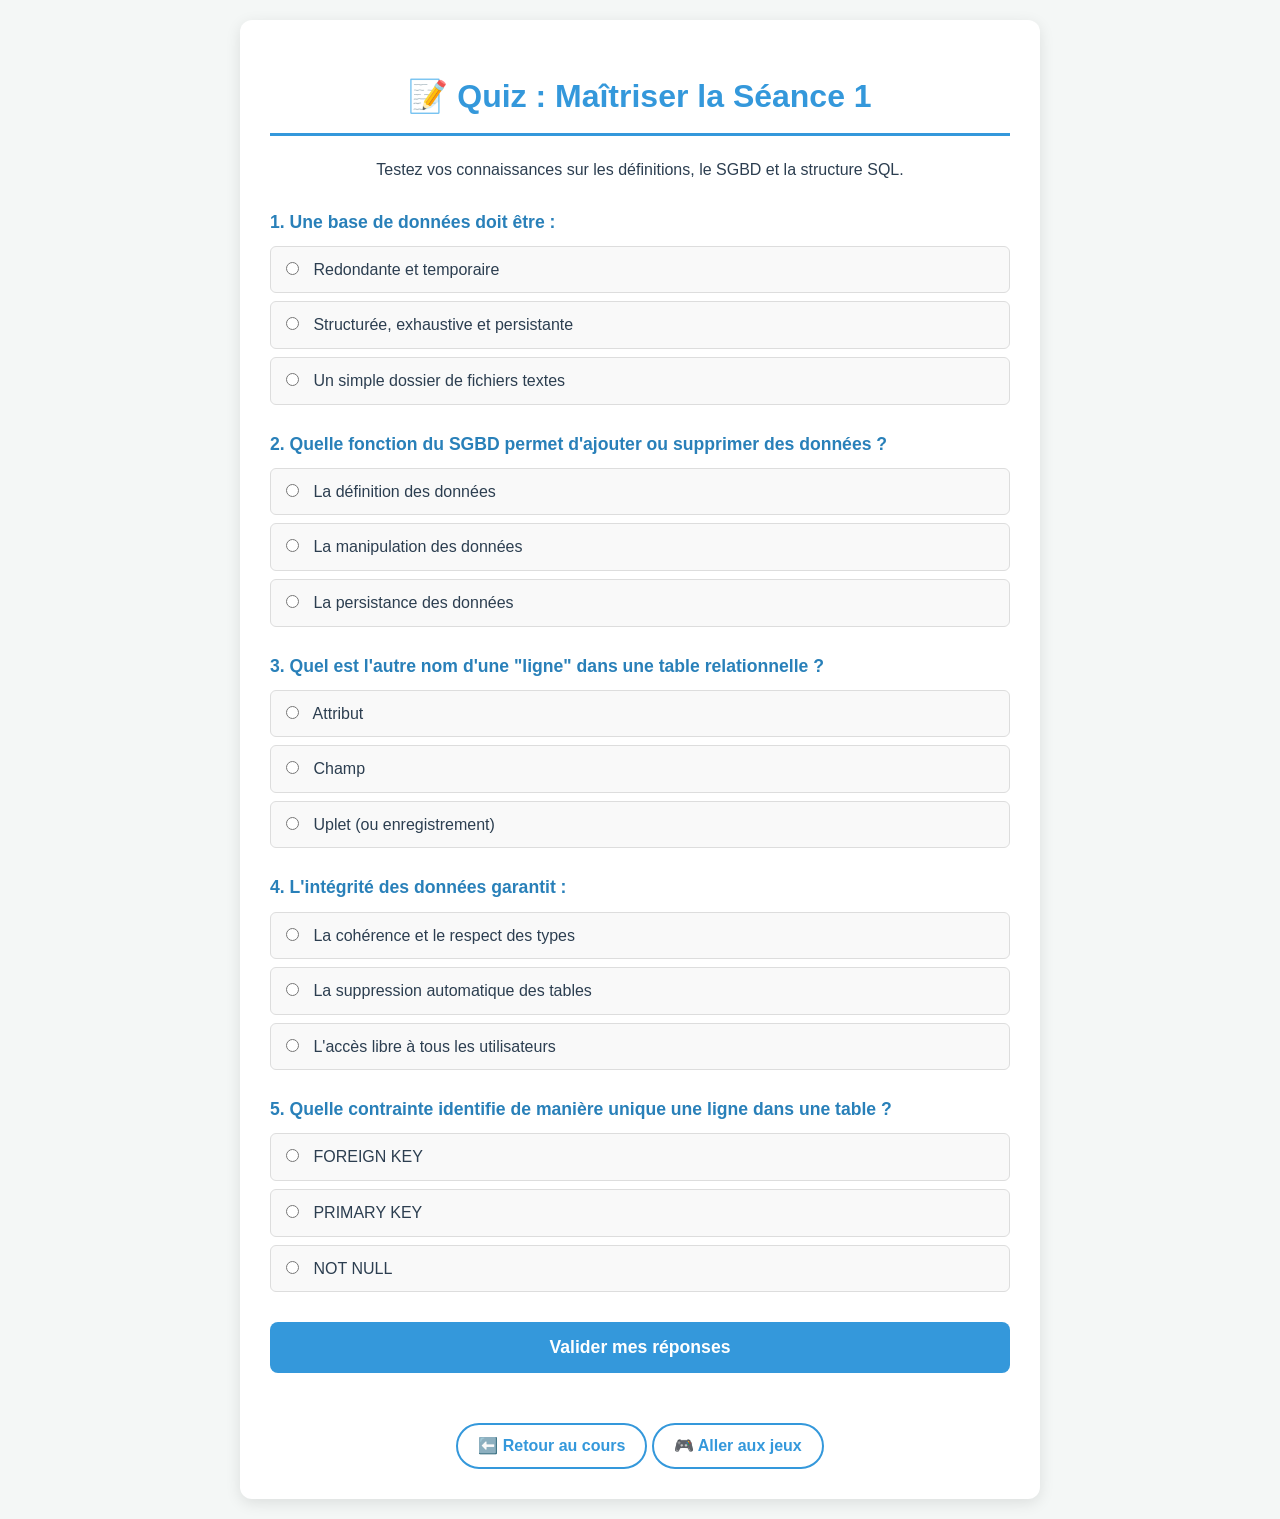
<file: quizseance1.html>
<!DOCTYPE html>
<html lang="fr">
<head>
    <meta charset="UTF-8">
    <meta name="viewport" content="width=device-width, initial-scale=1.0">
    <title>Quiz Séance 1 : Bases de Données & SGBD</title>
    <style>
        body { font-family: 'Segoe UI', Tahoma, Geneva, Verdana, sans-serif; background-color: #f4f7f6; color: #2c3e50; line-height: 1.6; padding: 20px; max-width: 800px; margin: auto; }
        .quiz-card { background: white; padding: 30px; border-radius: 12px; box-shadow: 0 4px 15px rgba(0,0,0,0.1); }
        h1 { text-align: center; color: #3498db; border-bottom: 3px solid #3498db; padding-bottom: 10px; }
        .question { font-weight: bold; margin-top: 25px; display: block; font-size: 1.1em; color: #2980b9; }
        .options { margin: 10px 0; display: flex; flex-direction: column; gap: 8px; }
        label { background: #f9f9f9; padding: 10px; border: 1px solid #ddd; border-radius: 6px; cursor: pointer; transition: 0.3s; }
        label:hover { background: #eef7ff; border-color: #3498db; }
        input[type="radio"] { margin-right: 10px; }
        .btn-submit { display: block; width: 100%; padding: 15px; background: #3498db; color: white; border: none; border-radius: 8px; font-size: 1.1em; font-weight: bold; cursor: pointer; margin-top: 30px; }
        .btn-submit:hover { background: #2980b9; }
        #result { margin-top: 20px; padding: 20px; border-radius: 8px; text-align: center; font-weight: bold; display: none; }
        .correct { background-color: #d4edda; color: #155724; }
        .wrong { background-color: #f8d7da; color: #721c24; }
        .btn-nav { display: inline-block; margin-top: 20px; text-decoration: none; color: #3498db; font-weight: bold; border: 2px solid #3498db; padding: 8px 20px; border-radius: 50px; }
        .btn-nav:hover { background: #3498db; color: white; }
    </style>
</head>
<body>

<div class="quiz-card">
    <h1>📝 Quiz : Maîtriser la Séance 1</h1>
    <p style="text-align:center;">Testez vos connaissances sur les définitions, le SGBD et la structure SQL.</p>

    <form id="quizForm">
        <!-- Question 1: Définition BD [1] -->
        <span class="question">1. Une base de données doit être :</span>
        <div class="options">
            <label><input type="radio" name="q1" value="a"> Redondante et temporaire</label>
            <label><input type="radio" name="q1" value="b"> Structurée, exhaustive et persistante</label>
            <label><input type="radio" name="q1" value="c"> Un simple dossier de fichiers textes</label>
        </div>

        <!-- Question 2: Rôle SGBD [2] -->
        <span class="question">2. Quelle fonction du SGBD permet d'ajouter ou supprimer des données ?</span>
        <div class="options">
            <label><input type="radio" name="q2" value="a"> La définition des données</label>
            <label><input type="radio" name="q2" value="b"> La manipulation des données</label>
            <label><input type="radio" name="q2" value="c"> La persistance des données</label>
        </div>

        <!-- Question 3: Terminologie Lignes [4] -->
        <span class="question">3. Quel est l'autre nom d'une "ligne" dans une table relationnelle ?</span>
        <div class="options">
            <label><input type="radio" name="q3" value="a"> Attribut</label>
            <label><input type="radio" name="q3" value="b"> Champ</label>
            <label><input type="radio" name="q3" value="c"> Uplet (ou enregistrement)</label>
        </div>

        <!-- Question 4: Intégrité [3][5] -->
        <span class="question">4. L'intégrité des données garantit :</span>
        <div class="options">
            <label><input type="radio" name="q4" value="a"> La cohérence et le respect des types</label>
            <label><input type="radio" name="q4" value="b"> La suppression automatique des tables</label>
            <label><input type="radio" name="q4" value="c"> L'accès libre à tous les utilisateurs</label>
        </div>

        <!-- Question 5: Clés et Contraintes [6] -->
        <span class="question">5. Quelle contrainte identifie de manière unique une ligne dans une table ?</span>
        <div class="options">
            <label><input type="radio" name="q5" value="a"> FOREIGN KEY</label>
            <label><input type="radio" name="q5" value="b"> PRIMARY KEY</label>
            <label><input type="radio" name="q5" value="c"> NOT NULL</label>
        </div>

        <button type="button" class="btn-submit" onclick="calculateScore()">Valider mes réponses</button>
    </form>

    <div id="result"></div>

    <div style="text-align: center; margin-top: 30px;">
        <a href="seance1.html" class="btn-nav">⬅️ Retour au cours</a>
        <a href="jeux.html" class="btn-nav">🎮 Aller aux jeux</a>
    </div>
</div>

<script>
    function calculateScore() {
        const answers = { q1: "b", q2: "b", q3: "c", q4: "a", q5: "b" };
        let score = 0;
        let total = 5;
        const form = document.getElementById('quizForm');
        const resultDiv = document.getElementById('result');

        // Calcul du score
        for (let key in answers) {
            const selected = form.querySelector(`input[name="${key}"]:checked`);
            if (selected && selected.value === answers[key]) {
                score++;
            }
        }

        // Affichage du résultat
        resultDiv.style.display = "block";
        if (score === total) {
            resultDiv.className = "correct";
            resultDiv.innerHTML = `Parfait ! 🏆 Score : ${score}/${total}. Vous maîtrisez les bases de données !`;
        } else if (score >= 3) {
            resultDiv.className = "correct";
            resultDiv.innerHTML = `Bien joué ! Score : ${score}/${total}. Encore un petit effort !`;
        } else {
            resultDiv.className = "wrong";
            resultDiv.innerHTML = `Score : ${score}/${total}. Relisez bien les définitions de la séance 1.`;
        }
    }
</script>

</body>
</html>
</file>
